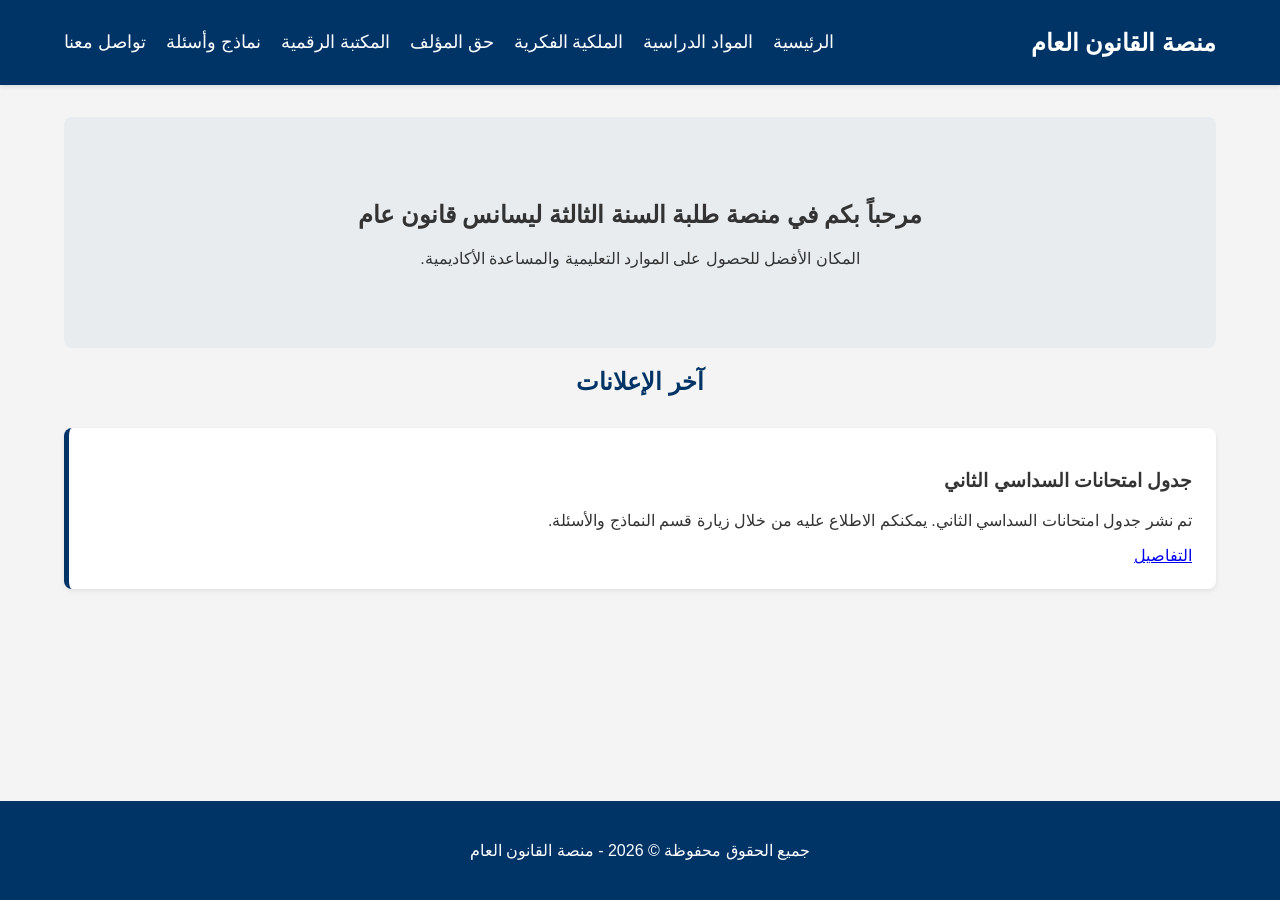
<file: index.html>
<!DOCTYPE html>
<html lang="ar" dir="rtl">
<head>
    <meta charset="UTF-8">
    <meta name="viewport" content="width=device-width, initial-scale=1.0">
    <title>موقع طلبة السنة الثالثة - قانون عام</title>
    <link rel="stylesheet" href="css/style.css">
</head>
<body>
    <header>
        <nav>
            <div class="logo">
                <a href="index.html">منصة القانون العام</a>
            </div>
            <ul class="nav-links">
                <li><a href="index.html">الرئيسية</a></li>
                <li><a href="courses.html">المواد الدراسية</a></li>
                <li><a href="intellectual-property.html">الملكية الفكرية</a></li>
                <li><a href="copyright-law.html">حق المؤلف</a></li>
                <li><a href="library.html">المكتبة الرقمية</a></li>
                <li><a href="exams.html">نماذج وأسئلة</a></li>
                <li><a href="contact.html">تواصل معنا</a></li>
            </ul>
            <div class="burger">
                <div class="line1"></div>
                <div class="line2"></div>
                <div class="line3"></div>
            </div>
        </nav>
    </header>

    <main>
        <section class="hero">
            <h1>مرحباً بكم في منصة طلبة السنة الثالثة ليسانس قانون عام</h1>
            <p>المكان الأفضل للحصول على الموارد التعليمية والمساعدة الأكاديمية.</p>
        </section>

        <section class="announcements">
            <h2>آخر الإعلانات</h2>
            <div class="announcement-card">
                <h3>جدول امتحانات السداسي الثاني</h3>
                <p>تم نشر جدول امتحانات السداسي الثاني. يمكنكم الاطلاع عليه من خلال زيارة قسم النماذج والأسئلة.</p>
                <a href="exams.html">التفاصيل</a>
            </div>
        </section>
    </main>

    <footer>
        <p>جميع الحقوق محفوظة &copy; 2026 - منصة القانون العام</p>
    </footer>

    <script src="js/main.js"></script>
    <script src="js/nav.js"></script>
</body>
</html>
</file>
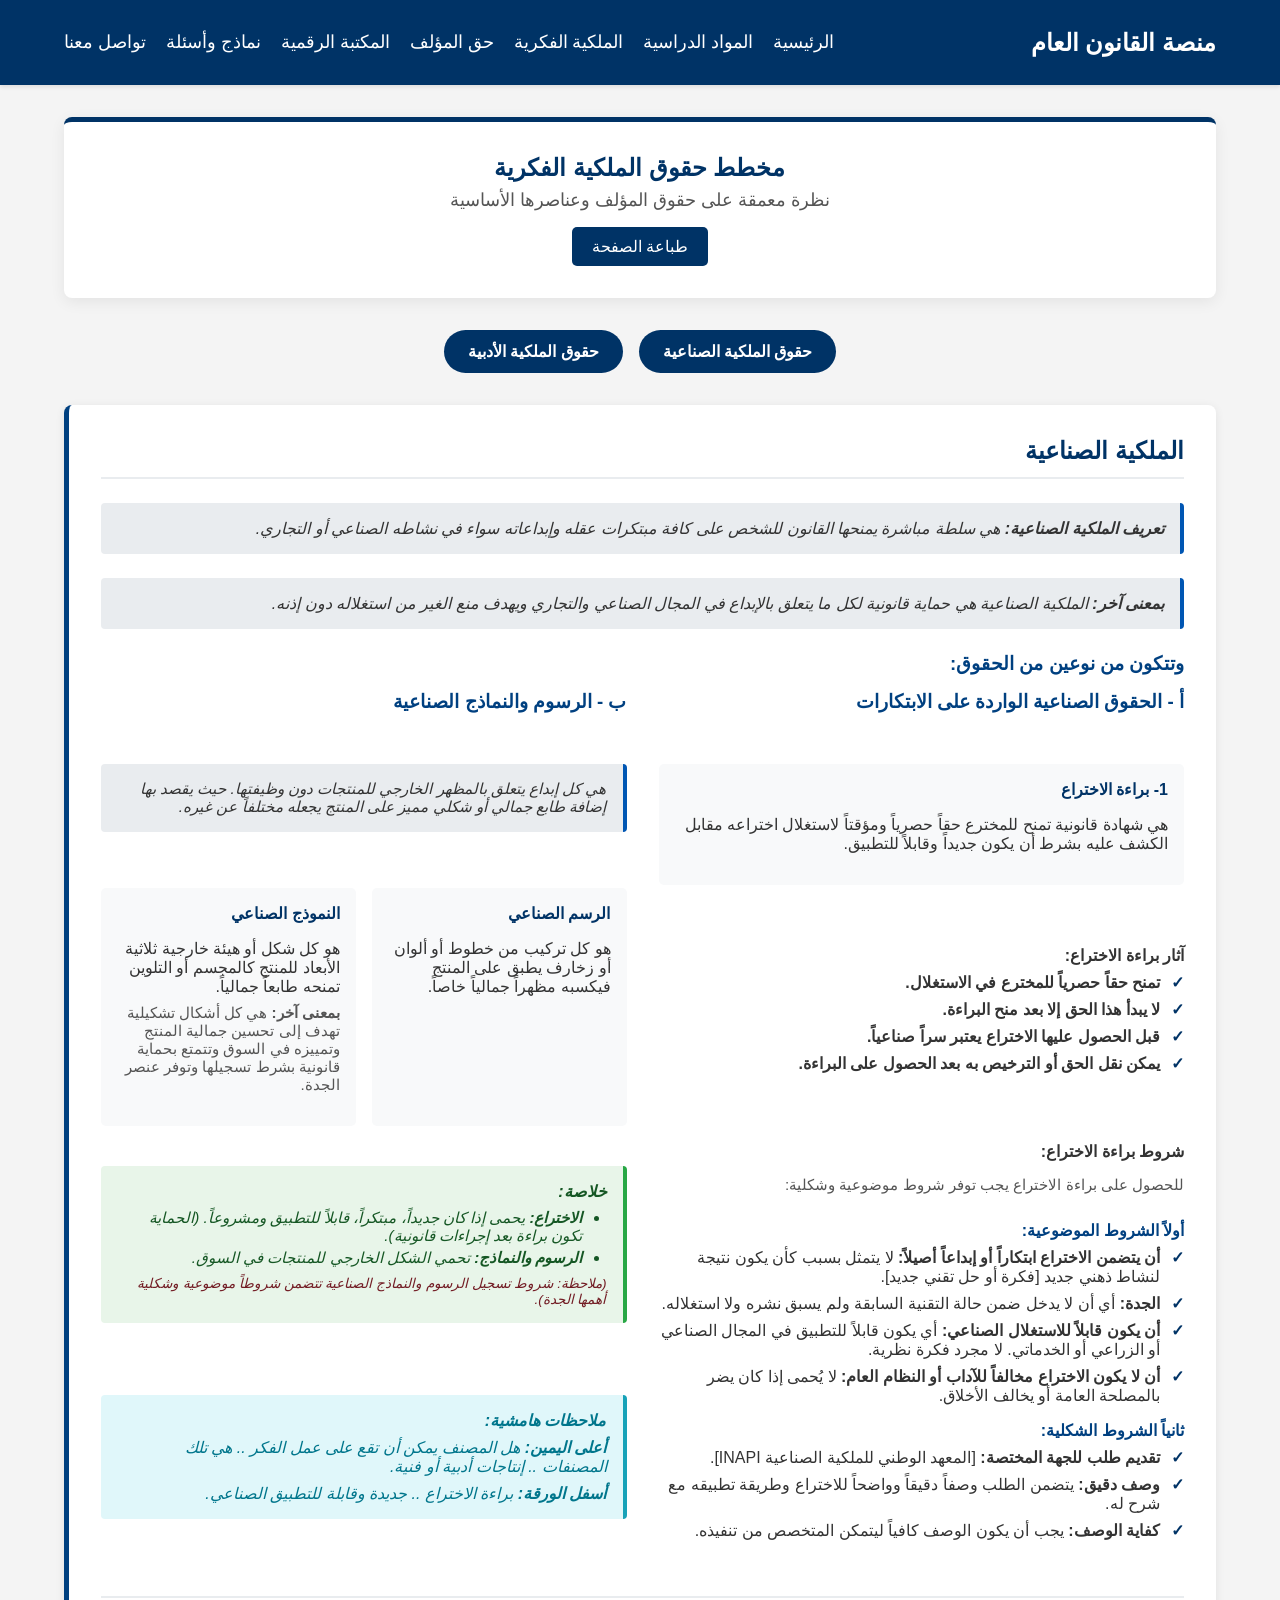
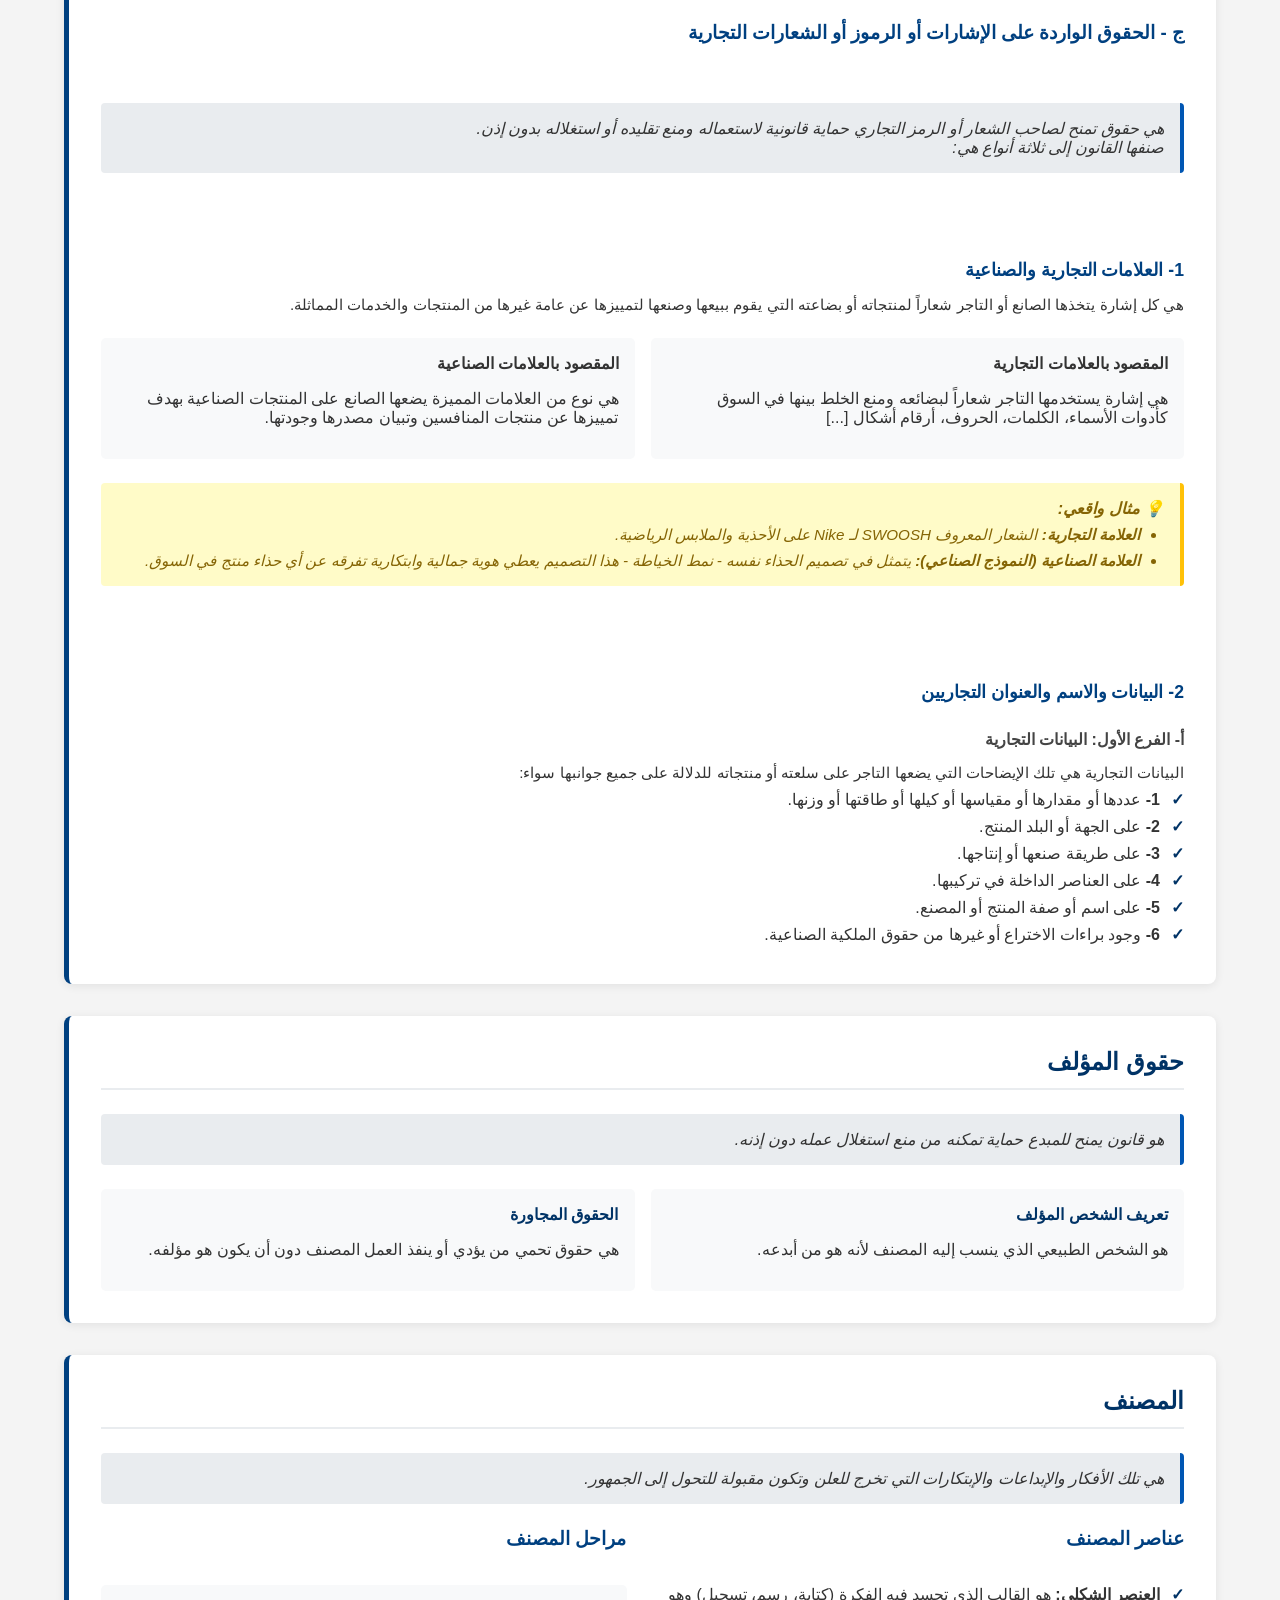
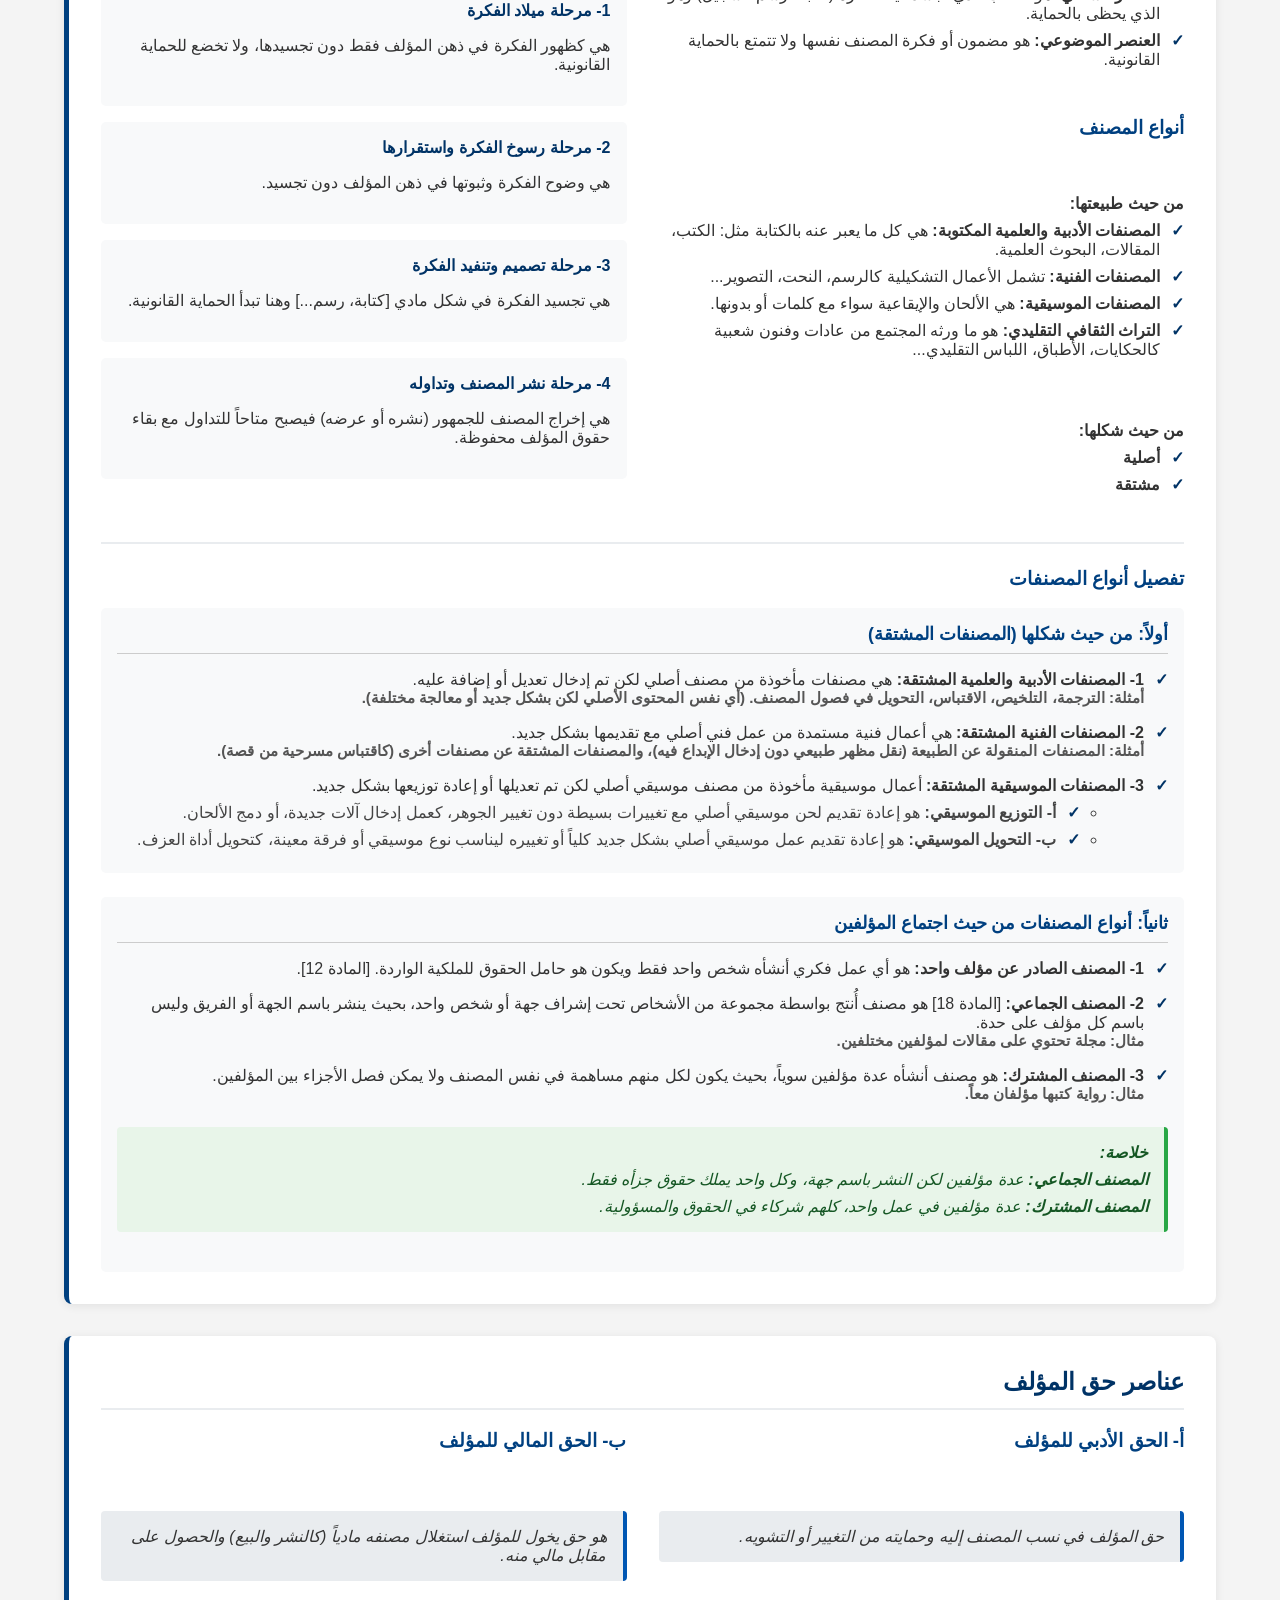
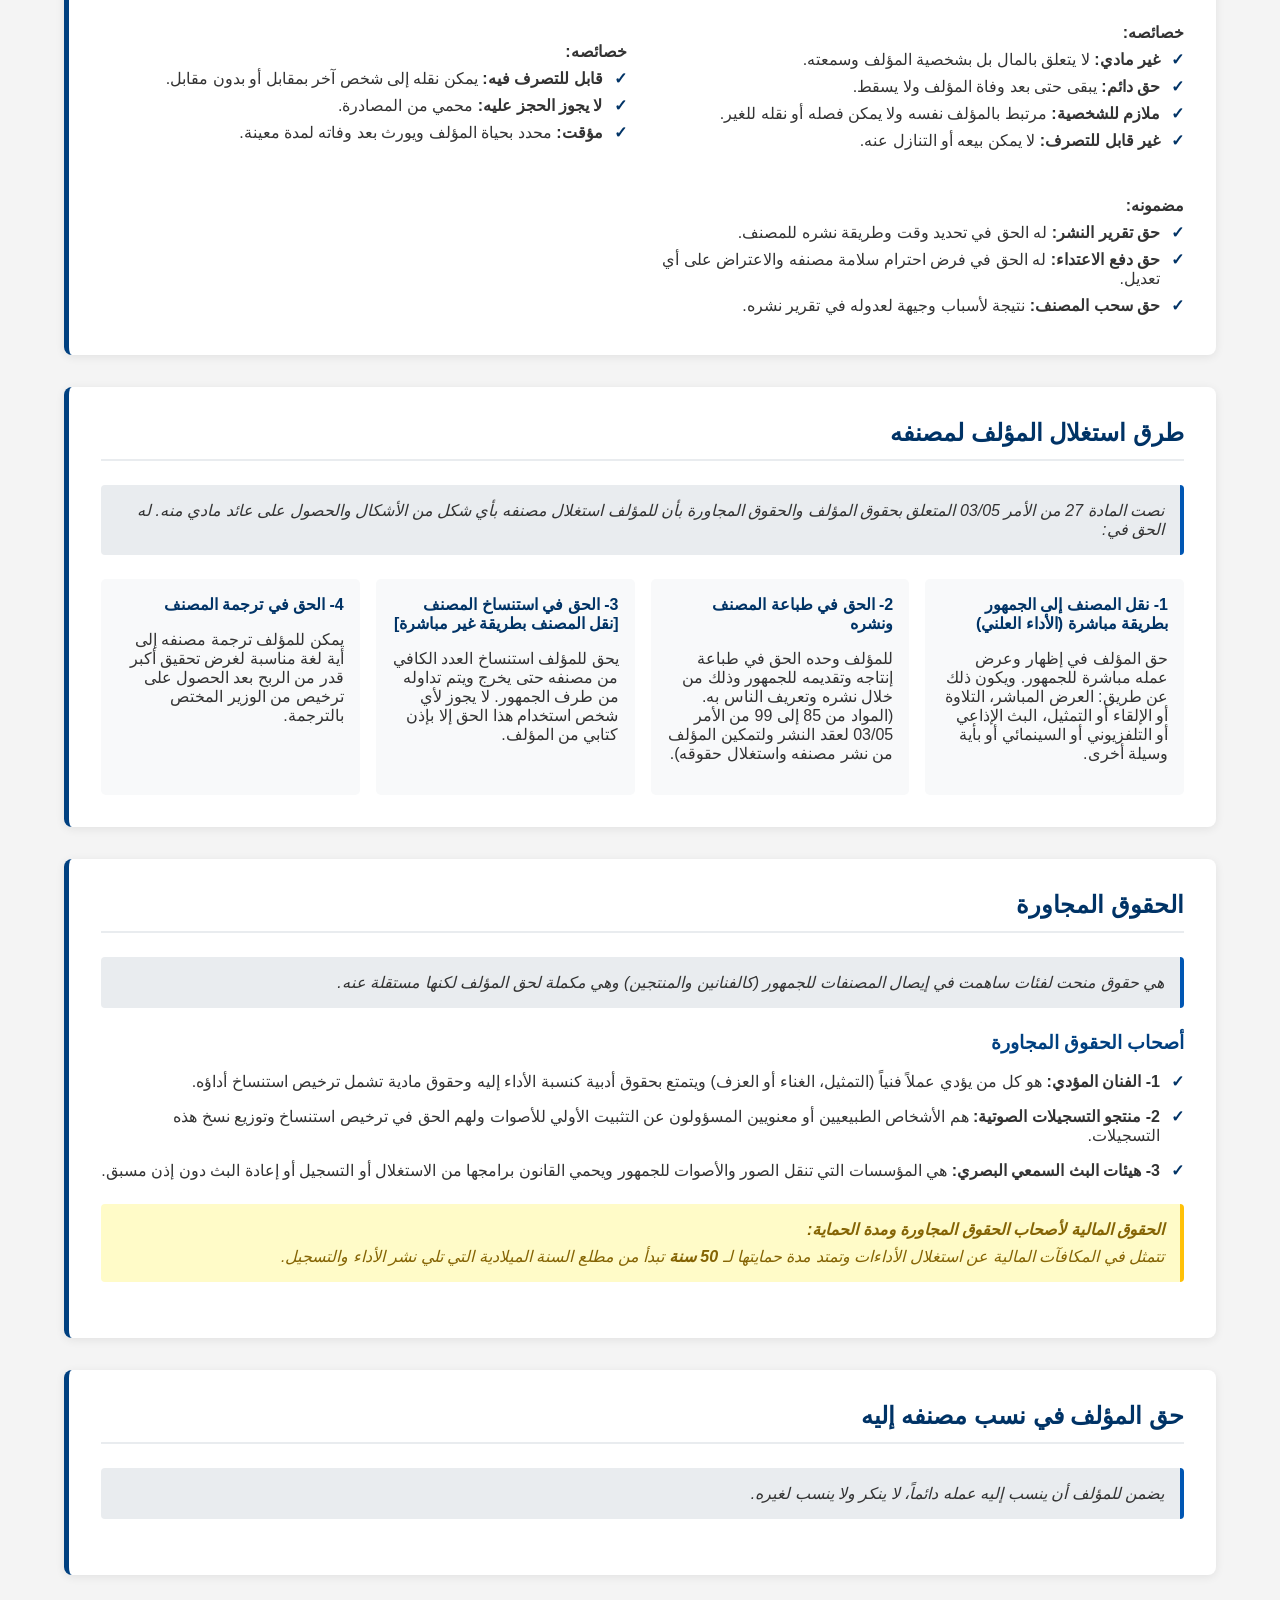
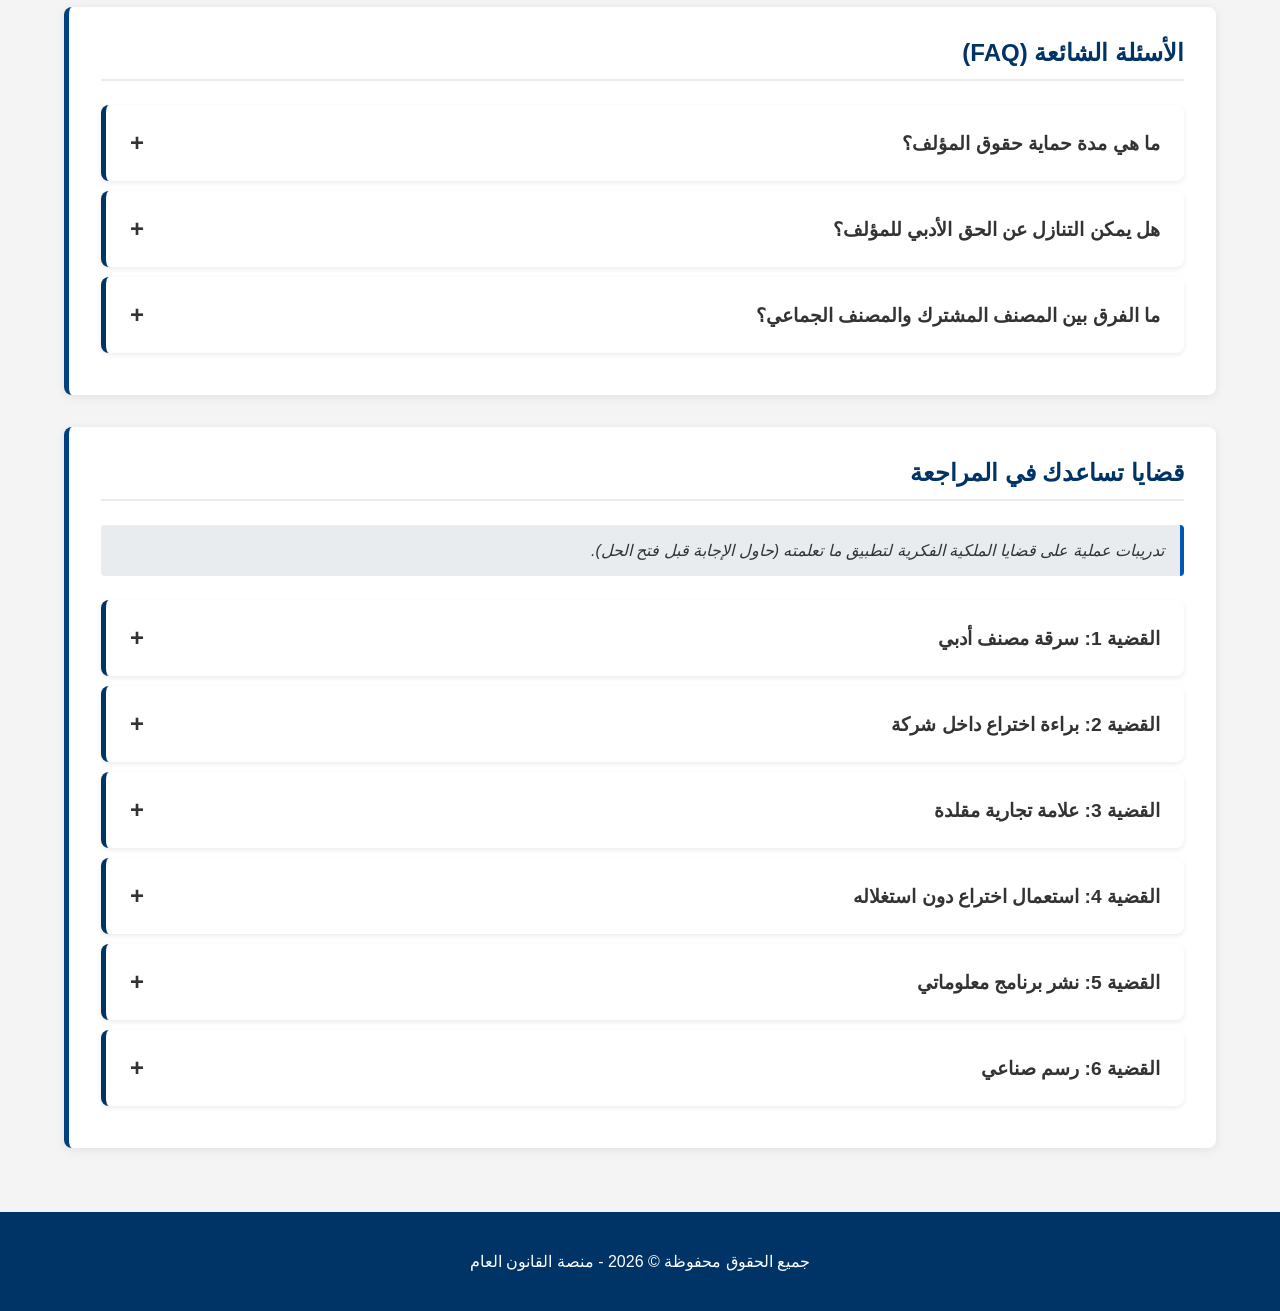
<file: copyright-law.html>
<!DOCTYPE html>
<html lang="ar" dir="rtl">
<head>
    <meta charset="UTF-8">
    <meta name="viewport" content="width=device-width, initial-scale=1.0">
    <title>حقوق المؤلف - منصة القانون العام</title>
    <link rel="stylesheet" href="css/style.css">
    <style>
        /* تأثير الانبثاق لمربعات الحلول */
        @keyframes popInSolution {
            0% { opacity: 0; transform: translateY(20px) scale(0.98); }
            100% { opacity: 1; transform: translateY(0) scale(1); }
        }
        .solution-box {
            opacity: 0; /* يكون مخفياً في البداية */
        }
        .accordion-header.active + .accordion-content .solution-box {
            animation: popInSolution 0.5s cubic-bezier(0.175, 0.885, 0.32, 1.275) forwards;
            animation-delay: 0.15s; /* تأخير بسيط حتى تبدأ القائمة بالفتح */
        }
    </style>
</head>
<body>
    <header>
        <nav>
            <div class="logo">
                <a href="index.html">منصة القانون العام</a>
            </div>
            <ul class="nav-links">
                <li><a href="index.html">الرئيسية</a></li>
                <li><a href="courses.html">المواد الدراسية</a></li>
                <li><a href="intellectual-property.html">الملكية الفكرية</a></li>
                <li><a href="copyright-law.html">حق المؤلف</a></li>
                <li><a href="library.html">المكتبة الرقمية</a></li>
                <li><a href="exams.html">نماذج وأسئلة</a></li>
                <li><a href="contact.html">تواصل معنا</a></li>
            </ul>
            <div class="burger">
                <div class="line1"></div>
                <div class="line2"></div>
                <div class="line3"></div>
            </div>
        </nav>
    </header>

    <main>
        <section class="page-title-section">
            <h1>مخطط حقوق الملكية الفكرية</h1>
            <p>نظرة معمقة على حقوق المؤلف وعناصرها الأساسية</p>
            <button class="print-button" onclick="window.print()">طباعة الصفحة</button>
        </section>

        <div class="copyright-container">
            <!-- Main Categories -->
            <div class="main-categories">
                <div class="category-card">حقوق الملكية الصناعية</div>
                <div class="category-card">حقوق الملكية الأدبية</div>
            </div>

            <!-- Industrial Property -->
            <div class="topic-card">
                <h2 class="topic-title">الملكية الصناعية</h2>
                <p class="definition"><strong>تعريف الملكية الصناعية:</strong> هي سلطة مباشرة يمنحها القانون للشخص على كافة مبتكرات عقله وإبداعاته سواء في نشاطه الصناعي أو التجاري.</p>
                <p class="definition" style="margin-top: 0.5rem;"><strong>بمعنى آخر:</strong> الملكية الصناعية هي حماية قانونية لكل ما يتعلق بالإبداع في المجال الصناعي والتجاري ويهدف منع الغير من استغلاله دون إذنه.</p>
                
                <h3 class="rights-title" style="margin-top: 1.5rem; margin-bottom: 1rem;">وتتكون من نوعين من الحقوق:</h3>
                
                <div class="elements-grid">
                    <!-- Section A -->
                    <div class="rights-section">
                        <h3 class="rights-title">أ - الحقوق الصناعية الواردة على الابتكارات</h3>
                        <div class="sub-definitions" style="margin-top: 1rem;">
                            <div class="sub-def-card">
                                <h4>1- براءة الاختراع</h4>
                                <p>هي شهادة قانونية تمنح للمخترع حقاً حصرياً ومؤقتاً لاستغلال اختراعه مقابل الكشف عليه بشرط أن يكون جديداً وقابلاً للتطبيق.</p>
                            </div>
                        </div>

                        <div class="rights-subsection" style="margin-top: 1.5rem;">
                            <h4 class="subsection-title">آثار براءة الاختراع:</h4>
                            <ul class="styled-list">
                                <li><span>تمنح حقاً حصرياً للمخترع في الاستغلال.</span></li>
                                <li><span>لا يبدأ هذا الحق إلا بعد منح البراءة.</span></li>
                                <li><span>قبل الحصول عليها الاختراع يعتبر سراً صناعياً.</span></li>
                                <li><span>يمكن نقل الحق أو الترخيص به بعد الحصول على البراءة.</span></li>
                            </ul>
                        </div>

                        <div class="rights-subsection" style="margin-top: 1.5rem;">
                            <h4 class="subsection-title">شروط براءة الاختراع:</h4>
                            <p style="margin-bottom: 0.5rem; color: #555; font-size: 0.95rem;">للحصول على براءة الاختراع يجب توفر شروط موضوعية وشكلية:</p>
                            
                            <h5 style="color: #004080; margin-bottom: 0.5rem; font-size: 1rem;">أولاً الشروط الموضوعية:</h5>
                            <ul class="styled-list">
                                <li><span>أن يتضمن الاختراع ابتكاراً أو إبداعاً أصيلاً:</span> لا يتمثل بسبب كأن يكون نتيجة لنشاط ذهني جديد [فكرة أو حل تقني جديد].</li>
                                <li><span>الجدة:</span> أي أن لا يدخل ضمن حالة التقنية السابقة ولم يسبق نشره ولا استغلاله.</li>
                                <li><span>أن يكون قابلاً للاستغلال الصناعي:</span> أي يكون قابلاً للتطبيق في المجال الصناعي أو الزراعي أو الخدماتي. لا مجرد فكرة نظرية.</li>
                                <li><span>أن لا يكون الاختراع مخالفاً للآداب أو النظام العام:</span> لا يُحمى إذا كان يضر بالمصلحة العامة أو يخالف الأخلاق.</li>
                            </ul>

                            <h5 style="color: #004080; margin-top: 1rem; margin-bottom: 0.5rem; font-size: 1rem;">ثانياً الشروط الشكلية:</h5>
                            <ul class="styled-list">
                                <li><span>تقديم طلب للجهة المختصة:</span> [المعهد الوطني للملكية الصناعية INAPI].</li>
                                <li><span>وصف دقيق:</span> يتضمن الطلب وصفاً دقيقاً وواضحاً للاختراع وطريقة تطبيقه مع شرح له.</li>
                                <li><span>كفاية الوصف:</span> يجب أن يكون الوصف كافياً ليتمكن المتخصص من تنفيذه.</li>
                            </ul>
                        </div>
                    </div>

                    <!-- Section B -->
                    <div class="rights-section">
                        <h3 class="rights-title">ب - الرسوم والنماذج الصناعية</h3>
                        <p class="definition" style="font-size: 0.95rem; margin-top: 1rem;">هي كل إبداع يتعلق بالمظهر الخارجي للمنتجات دون وظيفتها. حيث يقصد بها إضافة طابع جمالي أو شكلي مميز على المنتج يجعله مختلفاً عن غيره.</p>
                        
                        <div class="sub-definitions" style="margin-top: 1rem;">
                            <div class="sub-def-card">
                                <h4>الرسم الصناعي</h4>
                                <p>هو كل تركيب من خطوط أو ألوان أو زخارف يطبق على المنتج فيكسبه مظهراً جمالياً خاصاً.</p>
                            </div>
                            <div class="sub-def-card">
                                <h4>النموذج الصناعي</h4>
                                <p>هو كل شكل أو هيئة خارجية ثلاثية الأبعاد للمنتج كالمجسم أو التلوين تمنحه طابعاً جمالياً.<br><span style="color: #555; font-size: 0.95rem; display: block; margin-top: 0.5rem;"><strong>بمعنى آخر:</strong> هي كل أشكال تشكيلية تهدف إلى تحسين جمالية المنتج وتمييزه في السوق وتتمتع بحماية قانونية بشرط تسجيلها وتوفر عنصر الجدة.</span></p>
                            </div>
                        </div>

                        <div class="definition" style="margin-top: 1.5rem; border-right-color: #28a745; background-color: #e8f5e9;">
                            <h4 style="margin-top: 0; margin-bottom: 0.5rem; color: #155724;">خلاصة:</h4>
                            <ul style="margin: 0; padding-right: 1.5rem; color: #155724; font-size: 0.95rem;">
                                <li><strong>الاختراع:</strong> يحمى إذا كان جديداً، مبتكراً، قابلاً للتطبيق ومشروعاً. (الحماية تكون براءة بعد إجراءات قانونية).</li>
                                <li style="margin-top: 0.25rem;"><strong>الرسوم والنماذج:</strong> تحمي الشكل الخارجي للمنتجات في السوق.</li>
                            </ul>
                            <p style="margin-top: 0.5rem; margin-bottom: 0; color: #721c24; font-size: 0.85rem;"><em>(ملاحظة: شروط تسجيل الرسوم والنماذج الصناعية تتضمن شروطاً موضوعية وشكلية أهمها الجدة).</em></p>
                        </div>

                        <div class="definition" style="margin-top: 2rem; border-right-color: #17a2b8; background-color: #e0f7fa;">
                            <h4 style="margin-top: 0; margin-bottom: 0.5rem; color: #00768c;">ملاحظات هامشية:</h4>
                            <p style="margin: 0; padding-bottom: 0.5rem; color: #00768c;"><strong>أعلى اليمين:</strong> هل المصنف يمكن أن تقع على عمل الفكر .. هي تلك المصنفات .. إنتاجات أدبية أو فنية.</p>
                            <p style="margin: 0; color: #00768c;"><strong>أسفل الورقة:</strong> براءة الاختراع .. جديدة وقابلة للتطبيق الصناعي.</p>
                        </div>
                    </div>

                    <!-- Section C (Commercial Signs) -->
                    <div class="rights-section" style="grid-column: 1 / -1; margin-top: 1rem; border-top: 2px solid #e9ecef; padding-top: 1.5rem;">
                        <h3 class="rights-title">ج - الحقوق الواردة على الإشارات أو الرموز أو الشعارات التجارية</h3>
                        <p class="definition">هي حقوق تمنح لصاحب الشعار أو الرمز التجاري حماية قانونية لاستعماله ومنع تقليده أو استغلاله بدون إذن.<br>صنفها القانون إلى ثلاثة أنواع هي:</p>

                        <div class="rights-subsection" style="margin-top: 1.5rem;">
                            <h4 class="subsection-title" style="color: #004080; font-size: 1.1rem;">1- العلامات التجارية والصناعية</h4>
                            <p style="margin-bottom: 1rem; font-size: 0.95rem;">هي كل إشارة يتخذها الصانع أو التاجر شعاراً لمنتجاته أو بضاعته التي يقوم ببيعها وصنعها لتمييزها عن عامة غيرها من المنتجات والخدمات المماثلة.</p>
                            
                            <div class="sub-definitions">
                                <div class="sub-def-card">
                                    <h4>المقصود بالعلامات التجارية</h4>
                                    <p>هي إشارة يستخدمها التاجر شعاراً لبضائعه ومنع الخلط بينها في السوق كأدوات الأسماء، الكلمات، الحروف، أرقام أشكال [...]</p>
                                </div>
                                <div class="sub-def-card">
                                    <h4>المقصود بالعلامات الصناعية</h4>
                                    <p>هي نوع من العلامات المميزة يضعها الصانع على المنتجات الصناعية بهدف تمييزها عن منتجات المنافسين وتبيان مصدرها وجودتها.</p>
                                </div>
                            </div>

                            <div class="definition" style="margin-top: 1.5rem; border-right-color: #ffc107; background-color: #fffbc8;">
                                <h4 style="margin-top: 0; margin-bottom: 0.5rem; color: #856404;">💡 مثال واقعي:</h4>
                                <ul style="margin: 0; padding-right: 1.5rem; color: #856404; font-size: 0.95rem;">
                                    <li><strong>العلامة التجارية:</strong> الشعار المعروف SWOOSH لـ Nike على الأحذية والملابس الرياضية.</li>
                                    <li style="margin-top: 0.5rem;"><strong>العلامة الصناعية (النموذج الصناعي):</strong> يتمثل في تصميم الحذاء نفسه - نمط الخياطة - هذا التصميم يعطي هوية جمالية وابتكارية تفرقه عن أي حذاء منتج في السوق.</li>
                                </ul>
                            </div>
                        </div>

                        <div class="rights-subsection" style="margin-top: 2rem;">
                            <h4 class="subsection-title" style="color: #004080; font-size: 1.1rem;">2- البيانات والاسم والعنوان التجاريين</h4>
                            
                            <div style="margin-top: 1rem;">
                                <h5 style="color: #444; margin-bottom: 0.5rem; font-size: 1rem;">أ- الفرع الأول: البيانات التجارية</h5>
                                <p style="margin-bottom: 0.5rem; font-size: 0.95rem;">البيانات التجارية هي تلك الإيضاحات التي يضعها التاجر على سلعته أو منتجاته للدلالة على جميع جوانبها سواء:</p>
                                <ul class="styled-list">
                                    <li><span>1-</span> عددها أو مقدارها أو مقياسها أو كيلها أو طاقتها أو وزنها.</li>
                                    <li><span>2-</span> على الجهة أو البلد المنتج.</li>
                                    <li><span>3-</span> على طريقة صنعها أو إنتاجها.</li>
                                    <li><span>4-</span> على العناصر الداخلة في تركيبها.</li>
                                    <li><span>5-</span> على اسم أو صفة المنتج أو المصنع.</li>
                                    <li><span>6-</span> وجود براءات الاختراع أو غيرها من حقوق الملكية الصناعية.</li>
                                </ul>
                            </div>
                        </div>
                    </div>
                </div>
            </div>

            <!-- Copyright Definition -->
            <div class="topic-card">
                <h2 class="topic-title">حقوق المؤلف</h2>
                <p class="definition">هو قانون يمنح للمبدع حماية تمكنه من منع استغلال عمله دون إذنه.</p>
                <div class="sub-definitions">
                    <div class="sub-def-card">
                        <h4>تعريف الشخص المؤلف</h4>
                        <p>هو الشخص الطبيعي الذي ينسب إليه المصنف لأنه هو من أبدعه.</p>
                    </div>
                    <div class="sub-def-card">
                        <h4>الحقوق المجاورة</h4>
                        <p>هي حقوق تحمي من يؤدي أو ينفذ العمل المصنف دون أن يكون هو مؤلفه.</p>
                    </div>
                </div>
            </div>

            <!-- The Work (Al-Musannaf) -->
            <div class="topic-card">
                <h2 class="topic-title">المصنف</h2>
                <p class="definition">هي تلك الأفكار والإبداعات والإبتكارات التي تخرج للعلن وتكون مقبولة للتحول إلى الجمهور.</p>
                
                <div class="elements-grid">
                    <!-- Elements & Types -->
                    <div class="rights-section">
                        <h3 class="rights-title">عناصر المصنف</h3>
                        <ul class="styled-list">
                            <li><span>العنصر الشكلي:</span> هو القالب الذي تجسد فيه الفكرة (كتابة، رسم، تسجيل) وهو الذي يحظى بالحماية.</li>
                            <li><span>العنصر الموضوعي:</span> هو مضمون أو فكرة المصنف نفسها ولا تتمتع بالحماية القانونية.</li>
                        </ul>
                        
                        <h3 class="rights-title" style="margin-top: 1.5rem;">أنواع المصنف</h3>
                        <div class="rights-subsection">
                            <h4 class="subsection-title">من حيث طبيعتها:</h4>
                            <ul class="styled-list">
                                <li><span>المصنفات الأدبية والعلمية المكتوبة:</span> هي كل ما يعبر عنه بالكتابة مثل: الكتب، المقالات، البحوث العلمية.</li>
                                <li><span>المصنفات الفنية:</span> تشمل الأعمال التشكيلية كالرسم، النحت، التصوير...</li>
                                <li><span>المصنفات الموسيقية:</span> هي الألحان والإيقاعية سواء مع كلمات أو بدونها.</li>
                                <li><span>التراث الثقافي التقليدي:</span> هو ما ورثه المجتمع من عادات وفنون شعبية كالحكايات، الأطباق، اللباس التقليدي...</li>
                            </ul>
                        </div>
                        <div class="rights-subsection" style="margin-top: 1rem;">
                            <h4 class="subsection-title">من حيث شكلها:</h4>
                            <ul class="styled-list">
                                <li><span>أصلية</span></li>
                                <li><span>مشتقة</span></li>
                            </ul>
                        </div>
                    </div>

                    <!-- Stages -->
                    <div class="rights-section">
                        <h3 class="rights-title">مراحل المصنف</h3>
                        <div class="sub-definitions" style="display: flex; flex-direction: column; margin-top: 0;">
                            <div class="sub-def-card">
                                <h4>1- مرحلة ميلاد الفكرة</h4>
                                <p>هي كظهور الفكرة في ذهن المؤلف فقط دون تجسيدها، ولا تخضع للحماية القانونية.</p>
                            </div>
                            <div class="sub-def-card">
                                <h4>2- مرحلة رسوخ الفكرة واستقرارها</h4>
                                <p>هي وضوح الفكرة وثبوتها في ذهن المؤلف دون تجسيد.</p>
                            </div>
                            <div class="sub-def-card">
                                <h4>3- مرحلة تصميم وتنفيد الفكرة</h4>
                                <p>هي تجسيد الفكرة في شكل مادي [كتابة، رسم...] وهنا تبدأ الحماية القانونية.</p>
                            </div>
                            <div class="sub-def-card">
                                <h4>4- مرحلة نشر المصنف وتداوله</h4>
                                <p>هي إخراج المصنف للجمهور (نشره أو عرضه) فيصبح متاحاً للتداول مع بقاء حقوق المؤلف محفوظة.</p>
                            </div>
                        </div>
                    </div>
                </div>

                <!-- Detailed Types of Work -->
                <div style="margin-top: 2.5rem; border-top: 2px solid #e9ecef; padding-top: 1.5rem;">
                    <h3 class="rights-title">تفصيل أنواع المصنفات</h3>
                    
                    <div class="sub-definitions" style="display: flex; flex-direction: column; gap: 1.5rem; margin-top: 1rem;">
                        <div class="sub-def-card">
                            <h4 style="color: #004080; font-size: 1.1rem; border-bottom: 1px solid #ccc; padding-bottom: 0.5rem;">أولاً: من حيث شكلها (المصنفات المشتقة)</h4>
                            <ul class="styled-list" style="margin-top: 1rem;">
                                <li><span>1- المصنفات الأدبية والعلمية المشتقة:</span> هي مصنفات مأخوذة من مصنف أصلي لكن تم إدخال تعديل أو إضافة عليه.<br> <span style="color: #555; font-size: 0.95rem;"><strong>أمثلة:</strong> الترجمة، التلخيص، الاقتباس، التحويل في فصول المصنف. (أي نفس المحتوى الأصلي لكن بشكل جديد أو معالجة مختلفة).</span></li>
                                <li style="margin-top: 1rem;"><span>2- المصنفات الفنية المشتقة:</span> هي أعمال فنية مستمدة من عمل فني أصلي مع تقديمها بشكل جديد.<br> <span style="color: #555; font-size: 0.95rem;"><strong>أمثلة:</strong> المصنفات المنقولة عن الطبيعة (نقل مظهر طبيعي دون إدخال الإبداع فيه)، والمصنفات المشتقة عن مصنفات أخرى (كاقتباس مسرحية من قصة).</span></li>
                                <li style="margin-top: 1rem;"><span>3- المصنفات الموسيقية المشتقة:</span> أعمال موسيقية مأخوذة من مصنف موسيقي أصلي لكن تم تعديلها أو إعادة توزيعها بشكل جديد.
                                    <ul style="list-style-type: circle; margin-right: 1.5rem; margin-top: 0.5rem; color: #444;">
                                        <li style="margin-bottom: 0.5rem;"><strong>أ- التوزيع الموسيقي:</strong> هو إعادة تقديم لحن موسيقي أصلي مع تغييرات بسيطة دون تغيير الجوهر، كعمل إدخال آلات جديدة، أو دمج الألحان.</li>
                                        <li><strong>ب- التحويل الموسيقي:</strong> هو إعادة تقديم عمل موسيقي أصلي بشكل جديد كلياً أو تغييره ليناسب نوع موسيقي أو فرقة معينة، كتحويل أداة العزف.</li>
                                    </ul>
                                </li>
                            </ul>
                        </div>

                        <div class="sub-def-card">
                            <h4 style="color: #004080; font-size: 1.1rem; border-bottom: 1px solid #ccc; padding-bottom: 0.5rem;">ثانياً: أنواع المصنفات من حيث اجتماع المؤلفين</h4>
                            <ul class="styled-list" style="margin-top: 1rem;">
                                <li><span>1- المصنف الصادر عن مؤلف واحد:</span> هو أي عمل فكري أنشأه شخص واحد فقط ويكون هو حامل الحقوق للملكية الواردة. [المادة 12].</li>
                                <li style="margin-top: 1rem;"><span>2- المصنف الجماعي:</span> [المادة 18] هو مصنف أُنتج بواسطة مجموعة من الأشخاص تحت إشراف جهة أو شخص واحد، بحيث ينشر باسم الجهة أو الفريق وليس باسم كل مؤلف على حدة.<br> <span style="color: #555; font-size: 0.95rem;"><strong>مثال:</strong> مجلة تحتوي على مقالات لمؤلفين مختلفين.</span></li>
                                <li style="margin-top: 1rem;"><span>3- المصنف المشترك:</span> هو مصنف أنشأه عدة مؤلفين سوياً، بحيث يكون لكل منهم مساهمة في نفس المصنف ولا يمكن فصل الأجزاء بين المؤلفين.<br> <span style="color: #555; font-size: 0.95rem;"><strong>مثال:</strong> رواية كتبها مؤلفان معاً.</span></li>
                            </ul>
                            
                            <div class="definition" style="margin-top: 1.5rem; border-right-color: #28a745; background-color: #e8f5e9;">
                                <h4 style="margin-top: 0; margin-bottom: 0.5rem; color: #155724;">خلاصة:</h4>
                                <p style="margin: 0; padding-bottom: 0.5rem; color: #155724;"><strong>المصنف الجماعي:</strong> عدة مؤلفين لكن النشر باسم جهة، وكل واحد يملك حقوق جزأه فقط.</p>
                                <p style="margin: 0; color: #155724;"><strong>المصنف المشترك:</strong> عدة مؤلفين في عمل واحد، كلهم شركاء في الحقوق والمسؤولية.</p>
                            </div>
                        </div>
                    </div>
                </div>
            </div>

            <!-- Elements of Copyright -->
            <div class="topic-card">
                <h2 class="topic-title">عناصر حق المؤلف</h2>
                <div class="elements-grid">
                    <!-- Moral Rights Section -->
                    <div class="rights-section">
                        <h3 class="rights-title">أ- الحق الأدبي للمؤلف</h3>
                        <p class="definition">حق المؤلف في نسب المصنف إليه وحمايته من التغيير أو التشويه.</p>
                        
                        <div class="rights-subsection">
                            <h4 class="subsection-title">خصائصه:</h4>
                            <ul class="styled-list">
                                <li><span>غير مادي:</span> لا يتعلق بالمال بل بشخصية المؤلف وسمعته.</li>
                                <li><span>حق دائم:</span> يبقى حتى بعد وفاة المؤلف ولا يسقط.</li>
                                <li><span>ملازم للشخصية:</span> مرتبط بالمؤلف نفسه ولا يمكن فصله أو نقله للغير.</li>
                                <li><span>غير قابل للتصرف:</span> لا يمكن بيعه أو التنازل عنه.</li>
                            </ul>
                        </div>

                        <div class="rights-subsection">
                            <h4 class="subsection-title">مضمونه:</h4>
                            <ul class="styled-list">
                                <li><span>حق تقرير النشر:</span> له الحق في تحديد وقت وطريقة نشره للمصنف.</li>
                                <li><span>حق دفع الاعتداء:</span> له الحق في فرض احترام سلامة مصنفه والاعتراض على أي تعديل.</li>
                                <li><span>حق سحب المصنف:</span> نتيجة لأسباب وجيهة لعدوله في تقرير نشره.</li>
                            </ul>
                        </div>
                    </div>

                    <!-- Economic Rights Section -->
                    <div class="rights-section">
                        <h3 class="rights-title">ب- الحق المالي للمؤلف</h3>
                        <p class="definition">هو حق يخول للمؤلف استغلال مصنفه مادياً (كالنشر والبيع) والحصول على مقابل مالي منه.</p>

                        <div class="rights-subsection">
                            <h4 class="subsection-title">خصائصه:</h4>
                            <ul class="styled-list">
                                <li><span>قابل للتصرف فيه:</span> يمكن نقله إلى شخص آخر بمقابل أو بدون مقابل.</li>
                                <li><span>لا يجوز الحجز عليه:</span> محمي من المصادرة.</li>
                                <li><span>مؤقت:</span> محدد بحياة المؤلف ويورث بعد وفاته لمدة معينة.</li>
                            </ul>
                        </div>
                    </div>
                </div>
            </div>

            <!-- Exploitation Methods -->
            <div class="topic-card">
                <h2 class="topic-title">طرق استغلال المؤلف لمصنفه</h2>
                <p class="definition">نصت المادة 27 من الأمر 03/05 المتعلق بحقوق المؤلف والحقوق المجاورة بأن للمؤلف استغلال مصنفه بأي شكل من الأشكال والحصول على عائد مادي منه. له الحق في:</p>
                <div class="sub-definitions">
                    <div class="sub-def-card">
                        <h4>1- نقل المصنف إلى الجمهور بطريقة مباشرة (الأداء العلني)</h4>
                        <p>حق المؤلف في إظهار وعرض عمله مباشرة للجمهور. ويكون ذلك عن طريق: العرض المباشر، التلاوة أو الإلقاء أو التمثيل، البث الإذاعي أو التلفزيوني أو السينمائي أو بأية وسيلة أخرى.</p>
                    </div>
                    <div class="sub-def-card">
                        <h4>2- الحق في طباعة المصنف ونشره</h4>
                        <p>للمؤلف وحده الحق في طباعة إنتاجه وتقديمه للجمهور وذلك من خلال نشره وتعريف الناس به. (المواد من 85 إلى 99 من الأمر 03/05 لعقد النشر ولتمكين المؤلف من نشر مصنفه واستغلال حقوقه).</p>
                    </div>
                    <div class="sub-def-card">
                        <h4>3- الحق في استنساخ المصنف [نقل المصنف بطريقة غير مباشرة]</h4>
                        <p>يحق للمؤلف استنساخ العدد الكافي من مصنفه حتى يخرج ويتم تداوله من طرف الجمهور. لا يجوز لأي شخص استخدام هذا الحق إلا بإذن كتابي من المؤلف.</p>
                    </div>
                    <div class="sub-def-card">
                        <h4>4- الحق في ترجمة المصنف</h4>
                        <p>يمكن للمؤلف ترجمة مصنفه إلى أية لغة مناسبة لغرض تحقيق أكبر قدر من الربح بعد الحصول على ترخيص من الوزير المختص بالترجمة.</p>
                    </div>
                </div>
            </div>

            <!-- Neighboring Rights -->
            <div class="topic-card">
                <h2 class="topic-title">الحقوق المجاورة</h2>
                <p class="definition">هي حقوق منحت لفئات ساهمت في إيصال المصنفات للجمهور (كالفنانين والمنتجين) وهي مكملة لحق المؤلف لكنها مستقلة عنه.</p>
                
                <div class="rights-subsection" style="margin-top: 1.5rem;">
                    <h3 class="rights-title">أصحاب الحقوق المجاورة</h3>
                    <ul class="styled-list">
                        <li><span>1- الفنان المؤدي:</span> هو كل من يؤدي عملاً فنياً (التمثيل، الغناء أو العزف) ويتمتع بحقوق أدبية كنسبة الأداء إليه وحقوق مادية تشمل ترخيص استنساخ أداؤه.</li>
                        <li style="margin-top: 1rem;"><span>2- منتجو التسجيلات الصوتية:</span> هم الأشخاص الطبيعيين أو معنويين المسؤولون عن التثبيت الأولي للأصوات ولهم الحق في ترخيص استنساخ وتوزيع نسخ هذه التسجيلات.</li>
                        <li style="margin-top: 1rem;"><span>3- هيئات البث السمعي البصري:</span> هي المؤسسات التي تنقل الصور والأصوات للجمهور ويحمي القانون برامجها من الاستغلال أو التسجيل أو إعادة البث دون إذن مسبق.</li>
                    </ul>
                </div>

                <div class="definition" style="margin-top: 1.5rem; border-right-color: #ffc107; background-color: #fffbc8;">
                    <h4 style="margin-top: 0; margin-bottom: 0.5rem; color: #856404;">الحقوق المالية لأصحاب الحقوق المجاورة ومدة الحماية:</h4>
                    <p style="margin: 0; color: #856404;">تتمثل في المكافآت المالية عن استغلال الأداءات وتمتد مدة حمايتها لـ <strong>50 سنة</strong> تبدأ من مطلع السنة الميلادية التي تلي نشر الأداء والتسجيل.</p>
                </div>
            </div>

             <div class="topic-card final-right">
                <h3 class="topic-title">حق المؤلف في نسب مصنفه إليه</h3>
                <p class="definition">يضمن للمؤلف أن ينسب إليه عمله دائماً، لا ينكر ولا ينسب لغيره.</p>
            </div>

            <!-- FAQ Section -->
            <div class="topic-card">
                <h2 class="topic-title">الأسئلة الشائعة (FAQ)</h2>
                <div class="ip-accordion" style="margin: 1.5rem 0 0 0; max-width: 100%;">
                    <div class="accordion-item">
                        <button class="accordion-header">
                            ما هي مدة حماية حقوق المؤلف؟
                            <span class="accordion-icon">+</span>
                        </button>
                        <div class="accordion-content">
                            <p>تستمر حماية الحقوق المالية طوال حياة المؤلف ولمدة 50 سنة بعد وفاته، بينما الحقوق الأدبية دائمة ولا تسقط بالتقادم.</p>
                        </div>
                    </div>
                    <div class="accordion-item">
                        <button class="accordion-header">
                            هل يمكن التنازل عن الحق الأدبي للمؤلف؟
                            <span class="accordion-icon">+</span>
                        </button>
                        <div class="accordion-content">
                            <p>لا، الحق الأدبي ملازم لشخصية المؤلف ولا يجوز التصرف فيه أو التنازل عنه بأي شكل من الأشكال.</p>
                        </div>
                    </div>
                    <div class="accordion-item">
                        <button class="accordion-header">
                            ما الفرق بين المصنف المشترك والمصنف الجماعي؟
                            <span class="accordion-icon">+</span>
                        </button>
                        <div class="accordion-content">
                            <p>المصنف المشترك يكون فيه المؤلفون شركاء في الحقوق والمسؤولية لعدم إمكانية فصل أجزاء العمل، بينما المصنف الجماعي يُنشر باسم الجهة التي أشرفت عليه وكل مؤلف يملك حقوق جزئه فقط.</p>
                        </div>
                    </div>
                </div>
            </div>

            <!-- Practical Cases Section -->
            <div class="topic-card">
                <h2 class="topic-title">قضايا تساعدك في المراجعة</h2>
                <p class="definition">تدريبات عملية على قضايا الملكية الفكرية لتطبيق ما تعلمته (حاول الإجابة قبل فتح الحل).</p>
                
                <div class="ip-accordion" style="margin: 1.5rem 0 0 0; max-width: 100%;">
                    <!-- القضية 1 -->
                    <div class="accordion-item">
                        <button class="accordion-header">
                            القضية 1: سرقة مصنف أدبي
                            <span class="accordion-icon">+</span>
                        </button>
                        <div class="accordion-content">
                            <p style="margin-bottom: 0.5rem; font-size: 0.95rem;"><strong>الوقائع:</strong> قام طالب جامعي بكتابة مطبوعة حول “القانون الإداري”، وبعد أسبوع وجد أن أستاذًا في معهد خاص قام بنشر نفس المطبوعة باسمه مع تغيير بسيط في ترتيب العناوين فقط.</p>
                            <p style="margin-bottom: 1rem; color: #d9534f; font-size: 0.95rem;"><strong>المطلوب:</strong> كيف تكيّف هذه الواقعة قانونًا؟ وما هي الحقوق المعتدى عليها؟ وما هي الدعوى المناسبة؟</p>
                            
                            <div class="solution-box" style="background-color: #e8f5e9; padding: 1rem; border-right: 4px solid #28a745; border-radius: 4px; margin-top: 1rem;">
                                <h4 style="color: #155724; margin-top: 0; margin-bottom: 0.5rem;">✅ الحل</h4>
                                <ul style="margin: 0; padding-right: 1.5rem; color: #155724; font-size: 0.95rem;">
                                    <li><strong>تكييف الواقعة:</strong> تعتبر اعتداء على حق المؤلف (قرصنة/نسب المصنف لغير صاحبه).</li>
                                    <li><strong>الحق المعتدى عليه:</strong>
                                        <ul style="margin-top: 0.5rem; margin-bottom: 0.5rem;">
                                            <li>الحق المعنوي: نسبة المصنف لصاحبه.</li>
                                            <li>الحق المالي: استغلال المصنف دون إذن.</li>
                                        </ul>
                                    </li>
                                    <li><strong>الدعوى المناسبة:</strong> يرفع الطالب دعوى مدنية لوقف النشر والتعويض، ويمكن متابعة جزائية إذا ثبت التقليد العمدي.</li>
                                </ul>
                            </div>
                        </div>
                    </div>

                    <!-- القضية 2 -->
                    <div class="accordion-item">
                        <button class="accordion-header">
                            القضية 2: براءة اختراع داخل شركة
                            <span class="accordion-icon">+</span>
                        </button>
                        <div class="accordion-content">
                            <p style="margin-bottom: 0.5rem; font-size: 0.95rem;"><strong>الوقائع:</strong> مهندس في مؤسسة عمومية اخترع جهازًا لتقليل استهلاك الكهرباء باستعمال معدات المؤسسة ووقت العمل، وبعدها أراد تسجيل البراءة باسمه الشخصي فقط.</p>
                            <p style="margin-bottom: 1rem; color: #d9534f; font-size: 0.95rem;"><strong>المطلوب:</strong> من يملك الحق في البراءة؟ علل.</p>
                            
                            <div class="solution-box" style="background-color: #e8f5e9; padding: 1rem; border-right: 4px solid #28a745; border-radius: 4px; margin-top: 1rem;">
                                <h4 style="color: #155724; margin-top: 0; margin-bottom: 0.5rem;">✅ الحل</h4>
                                <p style="margin-bottom: 0.5rem; color: #155724; font-size: 0.95rem;">هنا يجب التفرقة:</p>
                                <ul style="margin: 0; padding-right: 1.5rem; color: #155724; font-size: 0.95rem;">
                                    <li>إذا كان الاختراع داخل إطار الوظيفة وبوسائل المؤسسة ← للمؤسسة حق في البراءة أو على الأقل المشاركة في الاستغلال.</li>
                                    <li>إذا كان خارج الوظيفة وبدون الوسائل ← تبقى للمخترع.</li>
                                </ul>
                                <p style="margin-top: 0.5rem; margin-bottom: 0; color: #155724; font-size: 0.95rem;"><strong>الخلاصة:</strong> بما أن الوقائع تقول أنه استعمل وسائل المؤسسة ووقت العمل، فالأصل أن للمؤسسة أولوية قانونية في الاستغلال مع احتفاظ المخترع بحقه الأدبي في ذكر اسمه.</p>
                            </div>
                        </div>
                    </div>

                    <!-- القضية 3 -->
                    <div class="accordion-item">
                        <button class="accordion-header">
                            القضية 3: علامة تجارية مقلدة
                            <span class="accordion-icon">+</span>
                        </button>
                        <div class="accordion-content">
                            <p style="margin-bottom: 0.5rem; font-size: 0.95rem;"><strong>الوقائع:</strong> تاجر فتح محل ملابس ووضع علامة اسمها “Adibas” بنفس شكل علامة Adidas تقريبًا، وقال أنه غيّر حرف فقط وبالتالي ليست جريمة.</p>
                            <p style="margin-bottom: 1rem; color: #d9534f; font-size: 0.95rem;"><strong>المطلوب:</strong> هل يوجد اعتداء على العلامة؟ وما المعيار المعتمد؟</p>
                            
                            <div class="solution-box" style="background-color: #e8f5e9; padding: 1rem; border-right: 4px solid #28a745; border-radius: 4px; margin-top: 1rem;">
                                <h4 style="color: #155724; margin-top: 0; margin-bottom: 0.5rem;">✅ الحل</h4>
                                <p style="margin-bottom: 0.5rem; color: #155724; font-size: 0.95rem;">نعم، يوجد تقليد علامة تجارية. المعيار ليس التطابق الحرفي، بل:</p>
                                <ul style="margin: 0; padding-right: 1.5rem; color: #155724; font-size: 0.95rem;">
                                    <li>مدى إحداث اللبس والخلط عند المستهلك.</li>
                                    <li>التشابه في النطق.</li>
                                    <li>التشابه في الشكل العام.</li>
                                </ul>
                                <p style="margin-top: 0.5rem; margin-bottom: 0; color: #155724; font-size: 0.95rem;">تغيير حرف واحد فقط لا ينفي التقليد إذا كان المستهلك العادي يخلط بين العلامتين.</p>
                            </div>
                        </div>
                    </div>

                    <!-- القضية 4 -->
                    <div class="accordion-item">
                        <button class="accordion-header">
                            القضية 4: استعمال اختراع دون استغلاله
                            <span class="accordion-icon">+</span>
                        </button>
                        <div class="accordion-content">
                            <p style="margin-bottom: 0.5rem; font-size: 0.95rem;"><strong>الوقائع:</strong> شخص تحصل على براءة اختراع لدواء مهم، لكنه لم يقم بإنتاجه أو تسويقه لمدة طويلة رغم حاجة السوق إليه.</p>
                            <p style="margin-bottom: 1rem; color: #d9534f; font-size: 0.95rem;"><strong>المطلوب:</strong> ما هو الحل القانوني الذي يمكن أن تتخذه الدولة؟</p>
                            
                            <div class="solution-box" style="background-color: #e8f5e9; padding: 1rem; border-right: 4px solid #28a745; border-radius: 4px; margin-top: 1rem;">
                                <h4 style="color: #155724; margin-top: 0; margin-bottom: 0.5rem;">✅ الحل</h4>
                                <ul style="margin: 0; padding-right: 1.5rem; color: #155724; font-size: 0.95rem;">
                                    <li>يمكن للسلطة المختصة منح ترخيص إجباري لاستغلال البراءة للغير حفاظًا على المصلحة العامة، خاصة إذا تعلق الأمر بالصحة أو الاقتصاد الوطني.</li>
                                    <li>صاحب البراءة يبقى له حق التعويض المالي.</li>
                                </ul>
                            </div>
                        </div>
                    </div>

                    <!-- القضية 5 -->
                    <div class="accordion-item">
                        <button class="accordion-header">
                            القضية 5: نشر برنامج معلوماتي
                            <span class="accordion-icon">+</span>
                        </button>
                        <div class="accordion-content">
                            <p style="margin-bottom: 0.5rem; font-size: 0.95rem;"><strong>الوقائع:</strong> طالب إعلام آلي صمم برنامج تسيير مكتبة وباعه لصديقه، هذا الأخير قام بنسخه وبيعه لعدة أشخاص.</p>
                            <p style="margin-bottom: 1rem; color: #d9534f; font-size: 0.95rem;"><strong>المطلوب:</strong> كيف تكيّف الفعل؟ وهل البرنامج محمي؟</p>
                            
                            <div class="solution-box" style="background-color: #e8f5e9; padding: 1rem; border-right: 4px solid #28a745; border-radius: 4px; margin-top: 1rem;">
                                <h4 style="color: #155724; margin-top: 0; margin-bottom: 0.5rem;">✅ الحل</h4>
                                <p style="margin-bottom: 0.5rem; color: #155724; font-size: 0.95rem;">البرنامج المعلوماتي يعتبر مصنفًا محميًا بحق المؤلف. وما قام به الصديق هو:</p>
                                <ul style="margin: 0; padding-right: 1.5rem; color: #155724; font-size: 0.95rem;">
                                    <li>نسخ بدون إذن.</li>
                                    <li>توزيع غير مشروع.</li>
                                    <li>استغلال مالي غير مرخص.</li>
                                </ul>
                                <p style="margin-top: 0.5rem; margin-bottom: 0; color: #155724; font-size: 0.95rem;"><strong>الخلاصة:</strong> إذن هي جريمة اعتداء على حقوق المؤلف على البرامج.</p>
                            </div>
                        </div>
                    </div>

                    <!-- القضية 6 -->
                    <div class="accordion-item">
                        <button class="accordion-header">
                            القضية 6: رسم صناعي
                            <span class="accordion-icon">+</span>
                        </button>
                        <div class="accordion-content">
                            <p style="margin-bottom: 0.5rem; font-size: 0.95rem;"><strong>الوقائع:</strong> مصممة أزياء ابتكرت شكل حقيبة جديد ومميز، وبعد شهر وجدت نفس الشكل عند محل آخر مع تغيير لون فقط.</p>
                            <p style="margin-bottom: 1rem; color: #d9534f; font-size: 0.95rem;"><strong>المطلوب:</strong> هل اللون يكفي لنفي التقليد؟</p>
                            
                            <div class="solution-box" style="background-color: #e8f5e9; padding: 1rem; border-right: 4px solid #28a745; border-radius: 4px; margin-top: 1rem;">
                                <h4 style="color: #155724; margin-top: 0; margin-bottom: 0.5rem;">✅ الحل</h4>
                                <p style="margin-bottom: 0.5rem; color: #155724; font-size: 0.95rem;">لا، تغيير اللون فقط لا يكفي. العبرة تكون بـ:</p>
                                <ul style="margin: 0; padding-right: 1.5rem; color: #155724; font-size: 0.95rem;">
                                    <li>الشكل العام.</li>
                                    <li>الطابع المميز.</li>
                                    <li>الانطباع البصري الكلي.</li>
                                </ul>
                                <p style="margin-top: 0.5rem; margin-bottom: 0; color: #155724; font-size: 0.95rem;">إذا بقي الشكل نفسه، فهذا تقليد للرسم أو النموذج الصناعي.</p>
                            </div>
                        </div>
                    </div>
                </div>
            </div>
        </div>
    </main>

    <footer>
        <p>جميع الحقوق محفوظة &copy; 2026 - منصة القانون العام</p>
    </footer>
    <script src="js/accordion.js"></script>
    <script src="js/scroll-animation.js"></script>
    <script src="js/nav.js"></script>
</body>
</html>
</file>
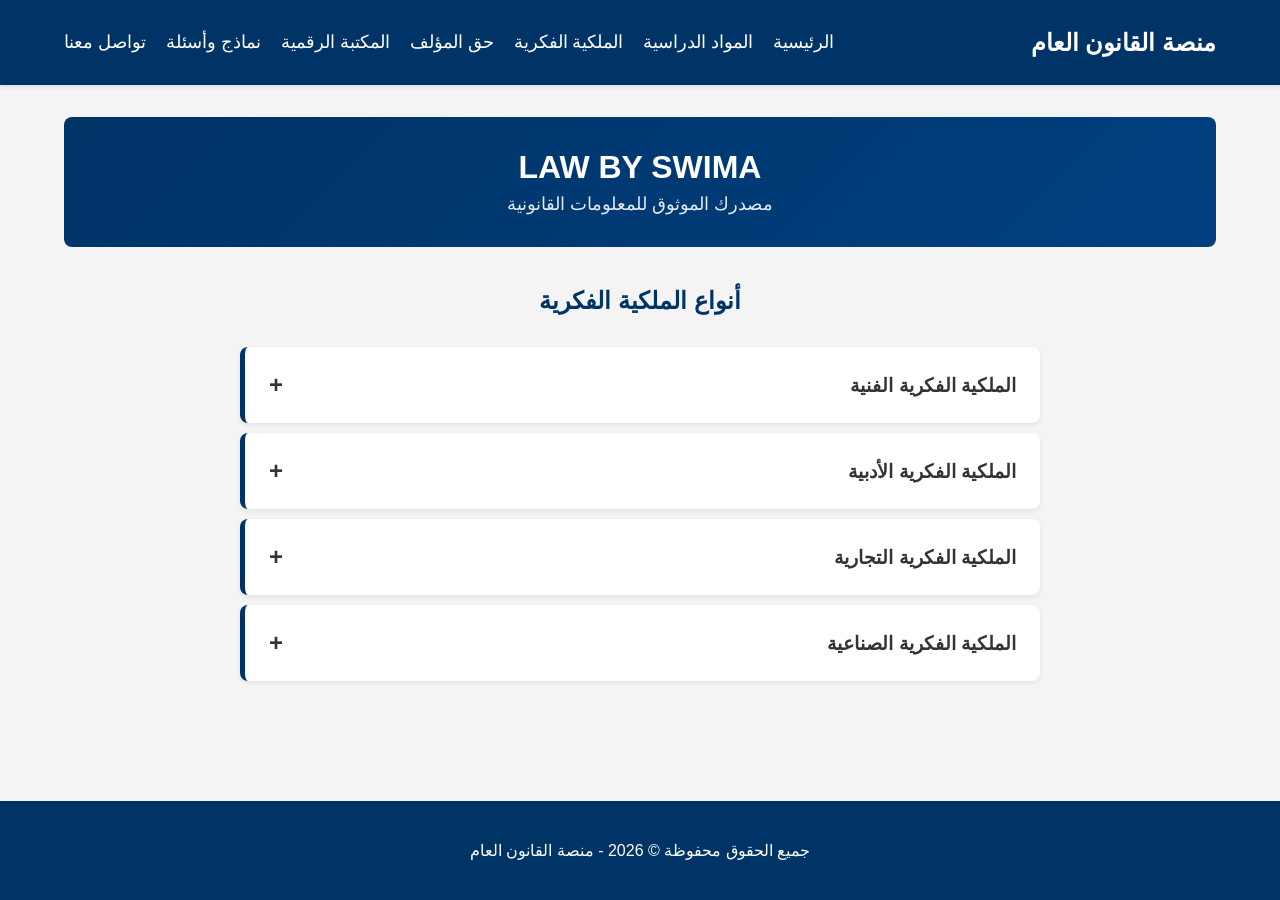
<file: intellectual-property.html>
<!DOCTYPE html>
<html lang="ar" dir="rtl">
<head>
    <meta charset="UTF-8">
    <meta name="viewport" content="width=device-width, initial-scale=1.0">
    <title>الملكية الفكرية - منصة القانون العام</title>
    <link rel="stylesheet" href="css/style.css">
</head>
<body>
    <header>
        <nav>
            <div class="logo">
                <a href="index.html">منصة القانون العام</a>
            </div>
            <ul class="nav-links">
                <li><a href="index.html">الرئيسية</a></li>
                <li><a href="courses.html">المواد الدراسية</a></li>
                <li><a href="intellectual-property.html">الملكية الفكرية</a></li>
                <li><a href="copyright-law.html">حق المؤلف</a></li>
                <li><a href="library.html">المكتبة الرقمية</a></li>
                <li><a href="exams.html">نماذج وأسئلة</a></li>
                <li><a href="contact.html">تواصل معنا</a></li>
            </ul>
            <div class="burger">
                <div class="line1"></div>
                <div class="line2"></div>
                <div class="line3"></div>
            </div>
        </nav>
    </header>

    <main>
        <section class="banner">
            <h2>LAW BY SWIMA</h2>
            <p>مصدرك الموثوق للمعلومات القانونية</p>
        </section>

        <section class="ip-section">
            <h2>أنواع الملكية الفكرية</h2>
            <div class="ip-accordion">
                <div class="accordion-item">
                    <button class="accordion-header">
                        الملكية الفكرية الفنية
                        <span class="accordion-icon">+</span>
                    </button>
                    <div class="accordion-content">
                        <p>تتمثل في الأعمال الإبداعية الفنية، كالرسم والنحت، مثل قيام فنان برسم لوحة فنية، حيث تكون هذه اللوحة ملكًا له ولا يجوز استغلالها أو نسخها دون إذنه.</p>
                    </div>
                </div>
                <div class="accordion-item">
                    <button class="accordion-header">
                        الملكية الفكرية الأدبية
                        <span class="accordion-icon">+</span>
                    </button>
                    <div class="accordion-content">
                        <p>تشمل المؤلفات الكتابية كالروايات والقصص، كأن يقوم شخص بكتابة قصة، فتكون له حقوق حصرية في نشرها واستغلالها.</p>
                    </div>
                </div>
                <div class="accordion-item">
                    <button class="accordion-header">
                        الملكية الفكرية التجارية
                        <span class="accordion-icon">+</span>
                    </button>
                    <div class="accordion-content">
                        <p>تتعلق بالعلامات التجارية والأسماء والشعارات، مثل امتلاك شركة لعلامة تجارية مميزة، والتي يمنع استعمالها من طرف الغير دون ترخيص.</p>
                    </div>
                </div>
                <div class="accordion-item">
                    <button class="accordion-header">
                        الملكية الفكرية الصناعية
                        <span class="accordion-icon">+</span>
                    </button>
                    <div class="accordion-content">
                        <p>تشمل الاختراعات والتصاميم الصناعية، كابتكار جهاز جديد، حيث يتمتع صاحبه بحق حمايته قانونًا عن طريق براءة اختراع.</p>
                    </div>
                </div>
            </div>
        </section>
    </main>

    <footer>
        <p>جميع الحقوق محفوظة &copy; 2026 - منصة القانون العام</p>
    </footer>
    <script src="js/accordion.js"></script>
    <script src="js/nav.js"></script>
</body>
</html>
</file>
<file: css/style.css>
/* General Styles */
body {
    font-family: 'Cairo', sans-serif;
    margin: 0;
    background-color: #f4f4f4;
    color: #333;
    display: flex;
    flex-direction: column;
    min-height: 100vh;
}

/* Header and Navigation */
header {
    background-color: #003366;
    color: white;
    padding: 1rem 0;
    box-shadow: 0 2px 4px rgba(0,0,0,0.1);
}

nav {
    display: flex;
    justify-content: space-between;
    align-items: center;
    width: 90%;
    margin: 0 auto;
}

nav .logo a {
    color: white;
    text-decoration: none;
    font-size: 1.5rem;
    font-weight: bold;
}

nav ul.nav-links {
    list-style: none;
    display: flex;
    gap: 20px;
}

.burger {
    display: none;
    cursor: pointer;
}

.burger div {
    width: 25px;
    height: 3px;
    background-color: white;
    margin: 5px;
    transition: all 0.3s ease;
}

nav ul li a {
    color: white;
    text-decoration: none;
    font-size: 1.1rem;
}

/* Main Content */
main {
    width: 90%;
    margin: 2rem auto;
    flex-grow: 1;
}

.hero {
    text-align: center;
    padding: 4rem 1rem;
    background-color: #e9ecef;
    border-radius: 8px;
}

.announcements h2, .courses-list h2 {
    text-align: center;
    margin-bottom: 2rem;
    color: #003366;
}

.announcement-card, .course-card {
    background: white;
    padding: 1.5rem;
    margin-bottom: 1rem;
    border-radius: 8px;
    box-shadow: 0 2px 5px rgba(0,0,0,0.08);
    border-left: 5px solid #003366;
    transition: transform 0.3s ease, box-shadow 0.3s ease;
}

.announcement-card:hover, .course-card:hover {
    transform: translateY(-5px);
    box-shadow: 0 4px 15px rgba(0,0,0,0.12);
}

/* Banner Style */
.banner {
    background: linear-gradient(135deg, #003366, #004080);
    color: white;
    text-align: center;
    padding: 2rem 1rem;
    margin-bottom: 2.5rem;
    border-radius: 8px;
}

.banner h2 {
    margin: 0;
    font-size: 2rem;
    font-weight: bold;
}

.banner p {
    margin: 0.5rem 0 0;
    font-size: 1.1rem;
    opacity: 0.9;
}

/* Intellectual Property Section Styles */
.ip-section h2 {
    text-align: center;
    margin-bottom: 2rem;
    color: #003366;
}

/* Accordion Styles for IP Page */
.ip-accordion {
    max-width: 800px;
    margin: 2rem auto;
}

.accordion-item {
    background-color: #fff;
    margin-bottom: 10px;
    border-radius: 8px;
    box-shadow: 0 2px 5px rgba(0,0,0,0.08);
    border-left: 5px solid #003366;
    overflow: hidden; /* To contain the border-radius */
}

.accordion-header {
    background-color: transparent;
    border: none;
    width: 100%;
    text-align: right;
    padding: 1.5rem;
    font-size: 1.2rem;
    font-weight: bold;
    color: #333;
    cursor: pointer;
    display: flex;
    justify-content: space-between;
    align-items: center;
    font-family: 'Cairo', sans-serif;
    transition: background-color 0.3s ease;
}

.accordion-header:hover {
    background-color: #f8f9fa;
}

.accordion-icon {
    font-size: 1.5rem;
    font-weight: bold;
    transition: transform 0.3s ease;
}

.accordion-header.active .accordion-icon {
    transform: rotate(45deg);
}

.accordion-content {
    max-height: 0;
    overflow: hidden;
    transition: max-height 0.3s ease-out;
}

.accordion-content p {
    padding: 0 1.5rem 1.5rem 1.5rem;
    margin: 0;
    line-height: 1.6;
}

/* Footer */
footer {
    text-align: center;
    padding: 1.5rem 0;
    background-color: #003366;
    color: white;
    margin-top: 2rem;
}

/* Print Button Style */
.print-button {
    background-color: #003366;
    color: white;
    border: none;
    padding: 10px 20px;
    border-radius: 5px;
    cursor: pointer;
    font-family: 'Cairo', sans-serif;
    font-size: 1rem;
    margin-top: 1rem;
    transition: background-color 0.3s ease;
}

.print-button:hover {
    background-color: #0056b3;
}

/* Styles for Copyright Law Page */
.page-title-section {
    text-align: center;
    padding: 2rem 1rem;
    background-color: #fff;
    border-radius: 8px;
    margin-bottom: 2rem;
    box-shadow: 0 4px 15px rgba(0,0,0,0.07);
    border-top: 5px solid #003366;
}

.page-title-section h1 {
    color: #003366;
    margin: 0 0 0.5rem 0;
}

.page-title-section p {
    color: #555;
    font-size: 1.1rem;
    margin: 0;
}

.copyright-container {
    display: flex;
    flex-direction: column;
    gap: 2rem;
}

.main-categories {
    display: flex;
    justify-content: center;
    gap: 1rem;
}

.category-card {
    background: #003366;
    color: white;
    padding: 0.75rem 1.5rem;
    border-radius: 50px;
    font-weight: bold;
}

/* Animation base state */
.main-categories, .topic-card {
    opacity: 0;
    transform: translateY(30px);
    transition: opacity 0.6s ease-out, transform 0.6s ease-out;
}

/* Animation visible state */
.fade-in {
    opacity: 1;
    transform: translateY(0);
}

.topic-card {
    background: #fff;
    padding: 2rem;
    border-radius: 8px;
    box-shadow: 0 2px 10px rgba(0,0,0,0.08);
    border-left: 5px solid #004080;
}

.topic-title {
    color: #003366;
    border-bottom: 2px solid #e9ecef;
    padding-bottom: 0.75rem;
    margin-top: 0;
}

.definition {
    background-color: #e9ecef;
    border-right: 4px solid #0056b3;
    padding: 1rem;
    margin: 1.5rem 0;
    border-radius: 4px;
    font-style: italic;
    color: #333;
}

.sub-definitions {
    display: grid;
    grid-template-columns: repeat(auto-fit, minmax(250px, 1fr));
    gap: 1rem;
    margin-top: 1.5rem;
}

.sub-def-card {
    background-color: #f8f9fa;
    padding: 1rem;
    border-radius: 5px;
}

.sub-def-card h4 {
    margin: 0 0 0.5rem 0;
    color: #003366;
}

.elements-grid {
    display: grid;
    grid-template-columns: 1fr 1fr;
    gap: 2rem;
}

.rights-section {
    display: flex;
    flex-direction: column;
    gap: 1rem;
}

.rights-title {
    color: #004080;
    margin-top: 0;
}

.rights-subsection h4 {
    color: #333;
    margin-bottom: 0.5rem;
}

.styled-list {
    list-style: none;
    padding-right: 0;
    margin: 0;
}

.styled-list li {
    padding-right: 1.5rem;
    position: relative;
    margin-bottom: 0.5rem;
}

.styled-list li::before {
    content: '✓';
    position: absolute;
    right: 0;
    color: #003366;
    font-weight: bold;
}

.styled-list li span {
    font-weight: bold;
    color: #333;
}

.final-right .topic-title {
    font-size: 1.5rem;
}

@media (max-width: 768px) {
    .elements-grid {
        grid-template-columns: 1fr;
    }

    /* General Responsive Adjustments */
    main {
        width: 95%;
        margin: 1rem auto;
    }

    .hero h1 {
        font-size: 1.8rem;
    }

    .announcements h2, .courses-list h2, .ip-section h2, .page-title-section h1 {
        font-size: 1.5rem;
    }

    .announcement-card, .course-card {
        padding: 1rem;
    }

    /* Responsive Navigation */
    .nav-links {
        position: fixed;
        right: 0px;
        top: 0;
        height: 100vh;
        background-color: #003366;
        display: flex;
        flex-direction: column;
        align-items: center;
        justify-content: space-around;
        width: 60%;
        transform: translateX(100%);
        transition: transform 0.5s ease-in;
        z-index: 10;
        padding: 0;
        gap: 0;
    }

    .nav-links li {
        opacity: 0;
    }

    .burger {
        display: block;
        z-index: 11;
    }

    .nav-active {
        transform: translateX(0%);
    }

    @keyframes navLinkFade {
        from {
            opacity: 0;
            transform: translateX(50px);
        }
        to {
            opacity: 1;
            transform: translateX(0px);
        }
    }

    .toggle .line1 {
        transform: rotate(-45deg) translate(-5px, 6px);
    }
    .toggle .line2 { opacity: 0; }
    .toggle .line3 {
        transform: rotate(45deg) translate(-5px, -6px);
    }
}

/* Print-specific styles */
@media print {
    header, footer, .print-button {
        display: none;
    }
    body {
        background-color: #fff;
    }
    main {
        width: 100%;
        margin: 0;
        box-shadow: none;
    }
    .topic-card, .page-title-section {
        box-shadow: none;
        border: 1px solid #ccc;
    }
    .main-categories, .topic-card {
        opacity: 1;
        transform: translateY(0);
    }
}
}
</file>
